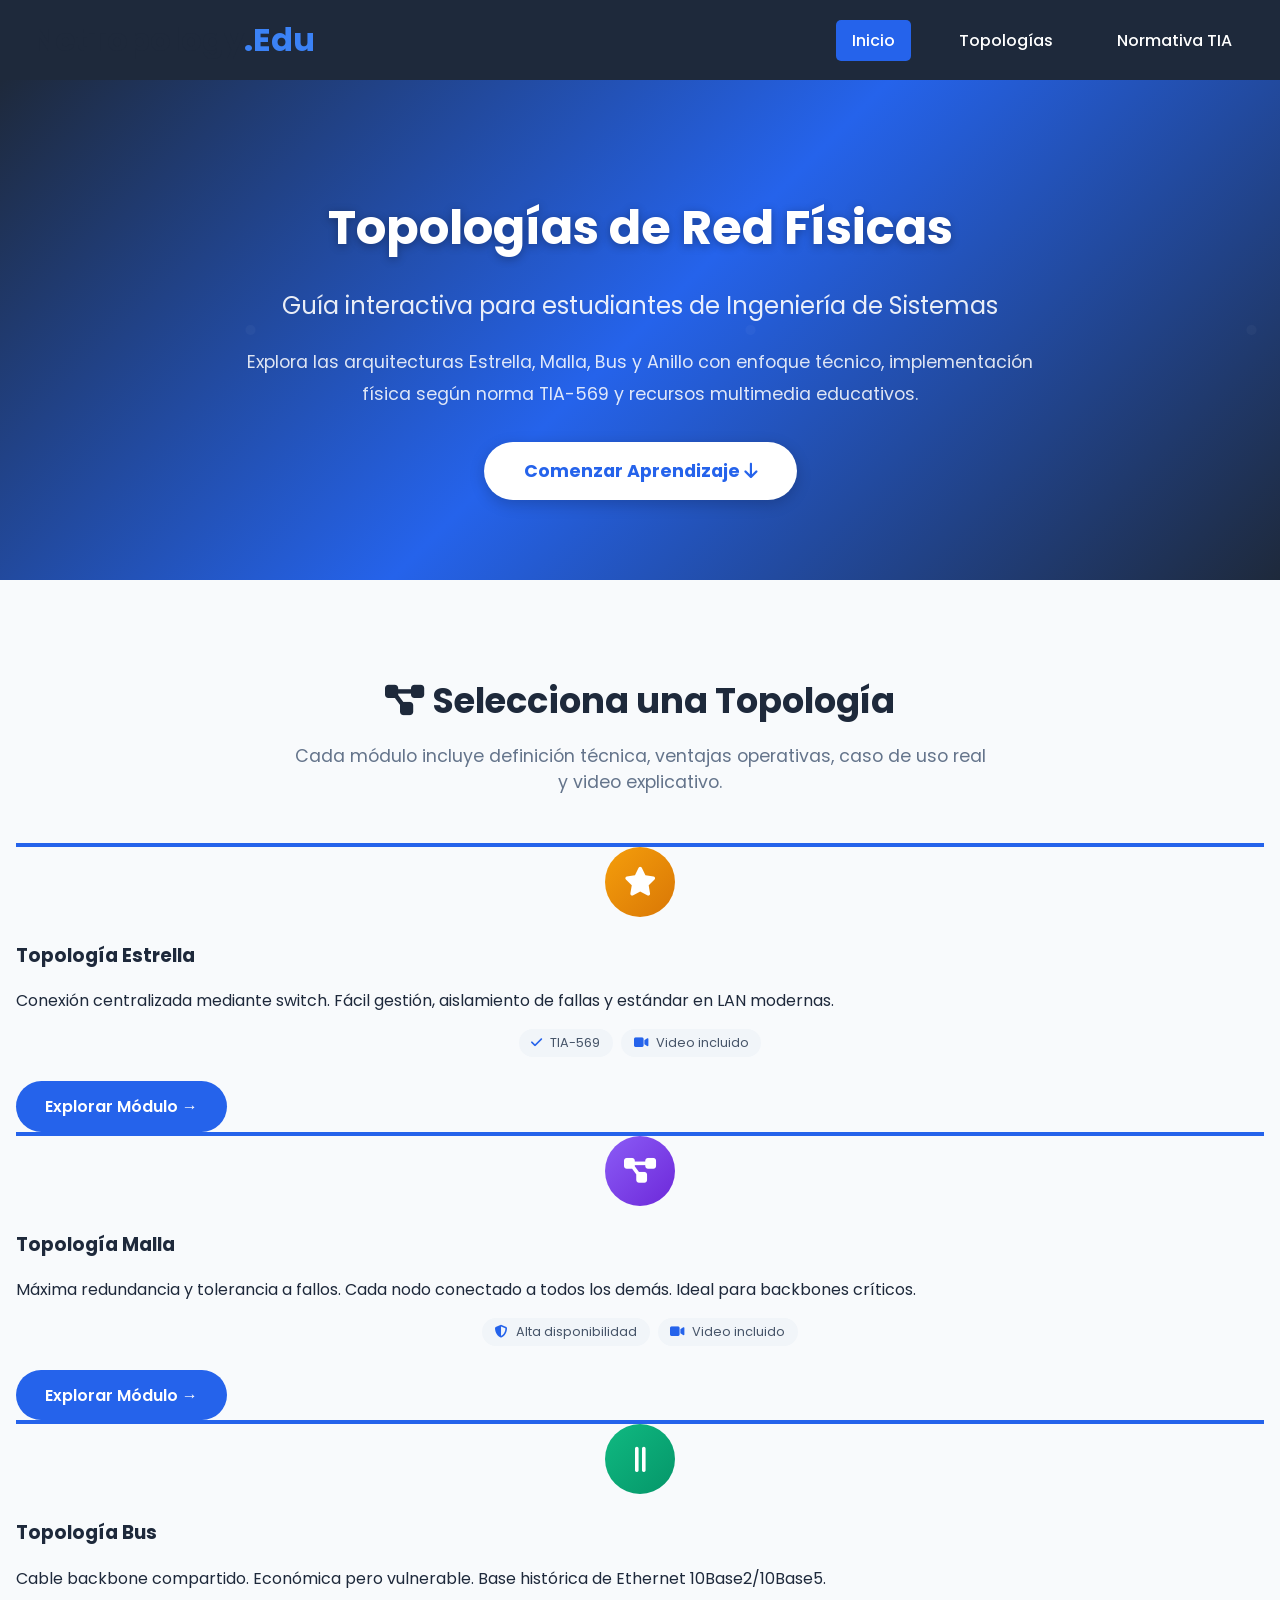
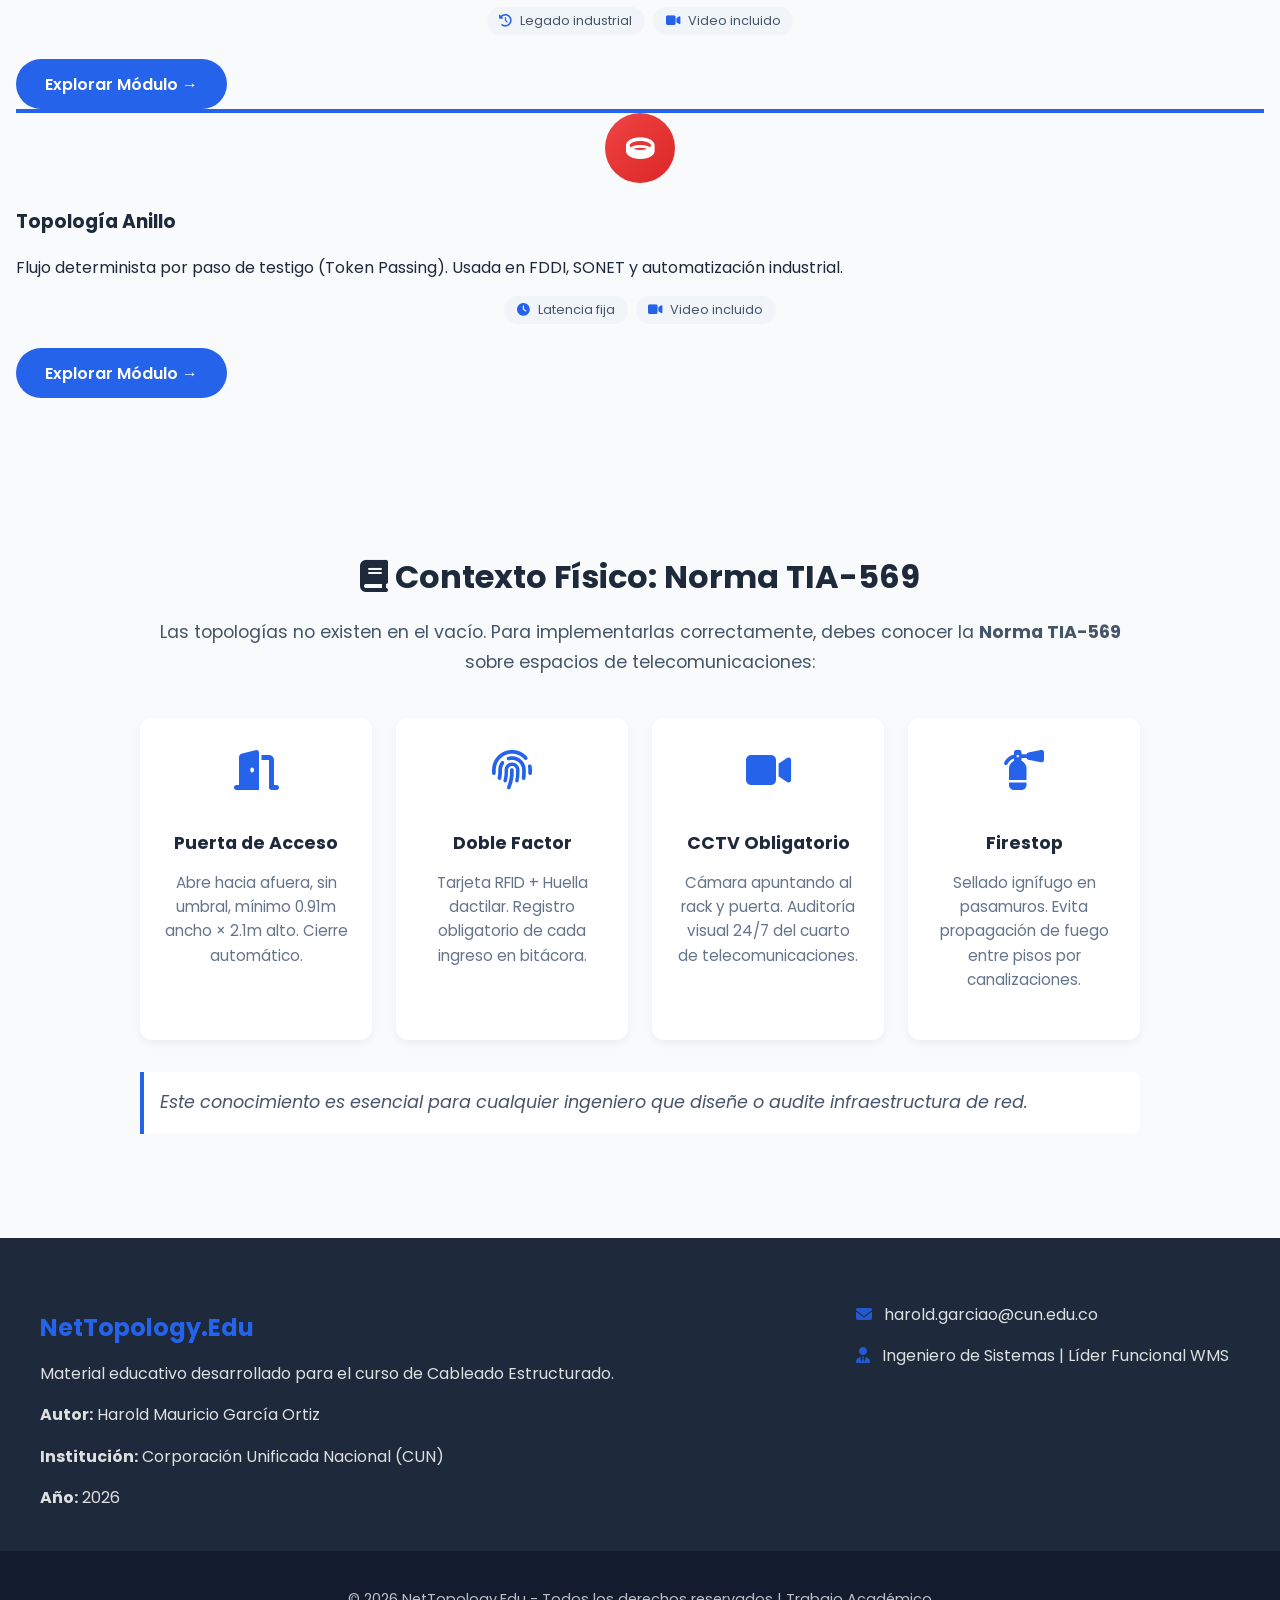
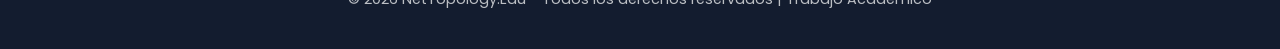
<file: index.html>
<!DOCTYPE html>
<html lang="es">
<head>
    <meta charset="UTF-8">
    <meta name="viewport" content="width=device-width, initial-scale=1.0">
    <title>Topologías de Red Físicas | NetTopology.Edu</title>
    <link rel="stylesheet" href="styles.css">
    <link href="https://fonts.googleapis.com/css2?family=Poppins:wght@300;500;700&display=swap" rel="stylesheet">
    <link rel="stylesheet" href="https://cdnjs.cloudflare.com/ajax/libs/font-awesome/6.4.0/css/all.min.css">
</head>
<body>

    <!-- Navegación Superior -->
    <nav class="top-nav">
        <div class="logo">NetTopology<span>.Edu</span></div>
        <div class="nav-links">
            <a href="#inicio" class="active">Inicio</a>
            <a href="#topologias">Topologías</a>
            <a href="#normativa">Normativa TIA</a>
        </div>
    </nav>

    <!-- Hero Section: Bienvenida Educativa -->
    <header id="inicio" class="hero-section">
        <div class="container hero-content">
            <h1>Topologías de Red Físicas</h1>
            <p class="hero-subtitle">Guía interactiva para estudiantes de Ingeniería de Sistemas</p>
            <p class="hero-desc">
                Explora las arquitecturas Estrella, Malla, Bus y Anillo con enfoque técnico, 
                implementación física según norma TIA-569 y recursos multimedia educativos.
            </p>
            <a href="#topologias" class="btn-primary">Comenzar Aprendizaje <i class="fas fa-arrow-down"></i></a>
        </div>
    </header>

    <!-- Sección de Topologías (Menú Interactivo) -->
    <section id="topologias" class="container section-padding">
        <div class="section-header">
            <h2><i class="fas fa-project-diagram"></i> Selecciona una Topología</h2>
            <p>Cada módulo incluye definición técnica, ventajas operativas, caso de uso real y video explicativo.</p>
        </div>

        <div class="menu-grid">
            <!-- Tarjeta Estrella -->
            <div class="card topology-card">
                <div class="card-icon star-icon"><i class="fas fa-star"></i></div>
                <h3>Topología Estrella</h3>
                <p>Conexión centralizada mediante switch. Fácil gestión, aislamiento de fallas y estándar en LAN modernas.</p>
                <ul class="card-tags">
                    <li><i class="fas fa-check"></i> TIA-569</li>
                    <li><i class="fas fa-video"></i> Video incluido</li>
                </ul>
                <a href="estrella.html" class="btn-detail">Explorar Módulo →</a>
            </div>

            <!-- Tarjeta Malla -->
            <div class="card topology-card">
                <div class="card-icon mesh-icon"><i class="fas fa-project-diagram"></i></div>
                <h3>Topología Malla</h3>
                <p>Máxima redundancia y tolerancia a fallos. Cada nodo conectado a todos los demás. Ideal para backbones críticos.</p>
                <ul class="card-tags">
                    <li><i class="fas fa-shield-alt"></i> Alta disponibilidad</li>
                    <li><i class="fas fa-video"></i> Video incluido</li>
                </ul>
                <a href="malla.html" class="btn-detail">Explorar Módulo →</a>
            </div>

            <!-- Tarjeta Bus -->
            <div class="card topology-card">
                <div class="card-icon bus-icon"><i class="fas fa-grip-lines-vertical"></i></div>
                <h3>Topología Bus</h3>
                <p>Cable backbone compartido. Económica pero vulnerable. Base histórica de Ethernet 10Base2/10Base5.</p>
                <ul class="card-tags">
                    <li><i class="fas fa-history"></i> Legado industrial</li>
                    <li><i class="fas fa-video"></i> Video incluido</li>
                </ul>
                <a href="bus.html" class="btn-detail">Explorar Módulo →</a>
            </div>

            <!-- Tarjeta Anillo -->
            <div class="card topology-card">
                <div class="card-icon ring-icon"><i class="fas fa-ring"></i></div>
                <h3>Topología Anillo</h3>
                <p>Flujo determinista por paso de testigo (Token Passing). Usada en FDDI, SONET y automatización industrial.</p>
                <ul class="card-tags">
                    <li><i class="fas fa-clock"></i> Latencia fija</li>
                    <li><i class="fas fa-video"></i> Video incluido</li>
                </ul>
                <a href="anillo.html" class="btn-detail">Explorar Módulo →</a>
            </div>
        </div>
    </section>

    <!-- Sección Normativa TIA-569 (Valor Agregado Educativo) -->
    <section id="normativa" class="normativa-section">
        <div class="container">
            <div class="normativa-content">
                <h2><i class="fas fa-book"></i> Contexto Físico: Norma TIA-569</h2>
                <p>
                    Las topologías no existen en el vacío. Para implementarlas correctamente, debes conocer la 
                    <strong>Norma TIA-569</strong> sobre espacios de telecomunicaciones:
                </p>
                <div class="normativa-grid">
                    <div class="norma-item">
                        <i class="fas fa-door-open"></i>
                        <h4>Puerta de Acceso</h4>
                        <p>Abre hacia afuera, sin umbral, mínimo 0.91m ancho × 2.1m alto. Cierre automático.</p>
                    </div>
                    <div class="norma-item">
                        <i class="fas fa-fingerprint"></i>
                        <h4>Doble Factor</h4>
                        <p>Tarjeta RFID + Huella dactilar. Registro obligatorio de cada ingreso en bitácora.</p>
                    </div>
                    <div class="norma-item">
                        <i class="fas fa-video"></i>
                        <h4>CCTV Obligatorio</h4>
                        <p>Cámara apuntando al rack y puerta. Auditoría visual 24/7 del cuarto de telecomunicaciones.</p>
                    </div>
                    <div class="norma-item">
                        <i class="fas fa-fire-extinguisher"></i>
                        <h4>Firestop</h4>
                        <p>Sellado ignífugo en pasamuros. Evita propagación de fuego entre pisos por canalizaciones.</p>
                    </div>
                </div>
                <p class="normativa-note">
                    <em>Este conocimiento es esencial para cualquier ingeniero que diseñe o audite infraestructura de red.</em>
                </p>
            </div>
        </div>
    </section>

    <!-- Footer -->
    <footer>
        <div class="container footer-content">
            <div class="footer-info">
                <h3>NetTopology.Edu</h3>
                <p>Material educativo desarrollado para el curso de Cableado Estructurado.</p>
                <p><strong>Autor:</strong> Harold Mauricio García Ortiz</p>
                <p><strong>Institución:</strong> Corporación Unificada Nacional (CUN)</p>
                <p><strong>Año:</strong> 2026</p>
            </div>
            <div class="footer-contact">
                <p><i class="fas fa-envelope"></i> harold.garciao@cun.edu.co</p>
                <p><i class="fas fa-user-tie"></i> Ingeniero de Sistemas | Líder Funcional WMS</p>
            </div>
        </div>
        <div class="footer-bottom">
            <p>© 2026 NetTopology.Edu - Todos los derechos reservados | Trabajo Académico</p>
        </div>
    </footer>

</body>
</html>
</file>
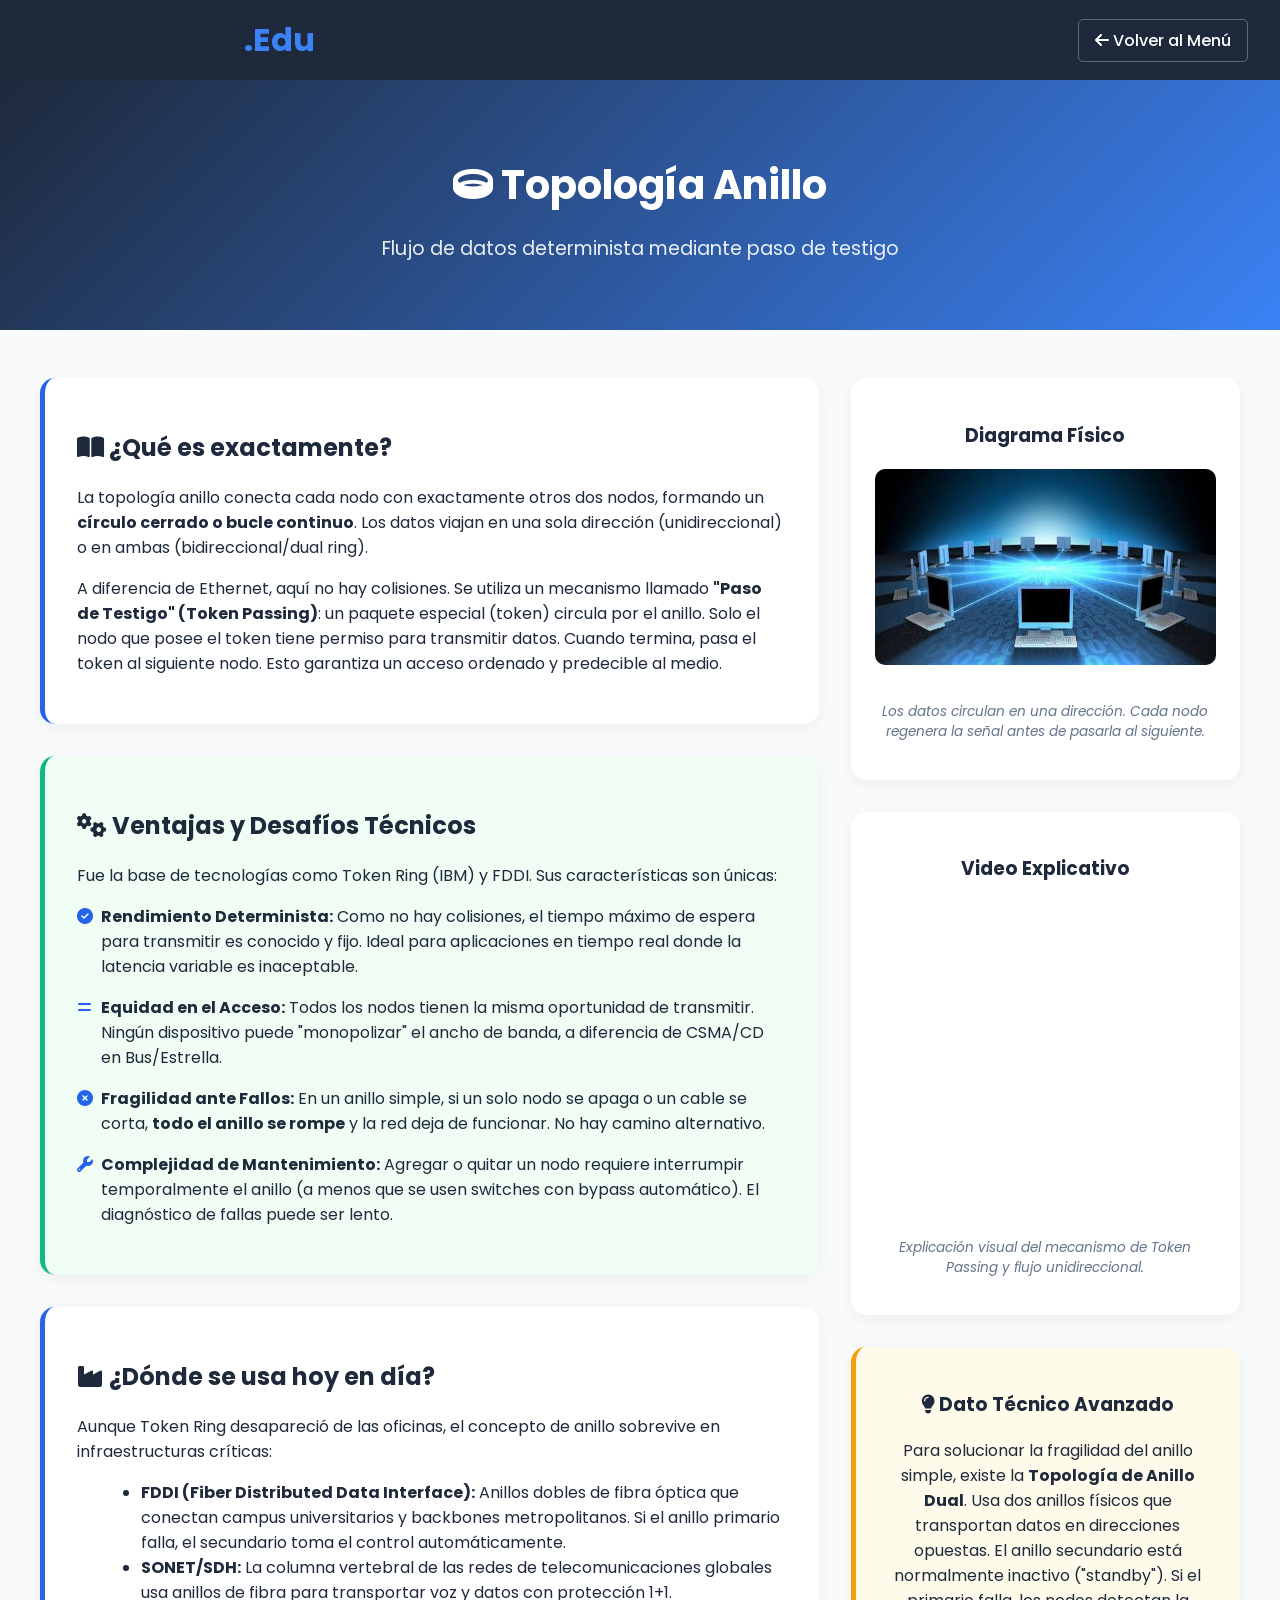
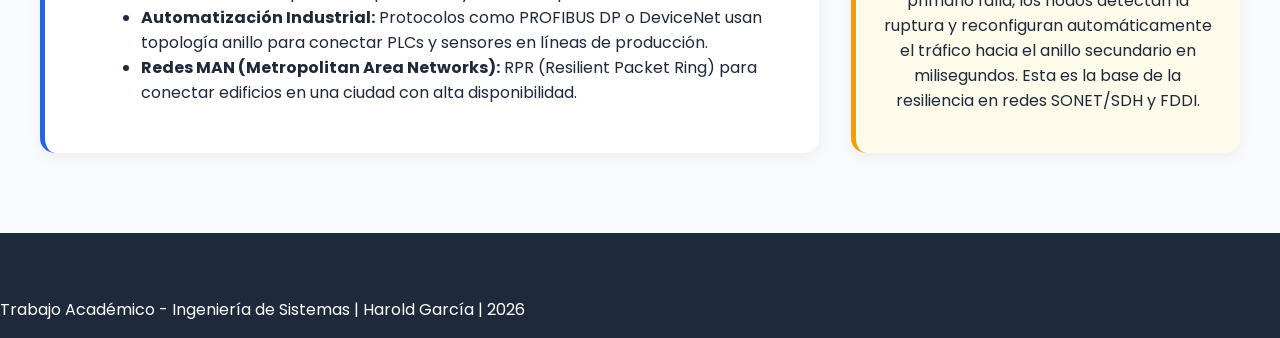
<file: anillo.html>
<!DOCTYPE html>
<html lang="es">
<head>
    <meta charset="UTF-8">
    <meta name="viewport" content="width=device-width, initial-scale=1.0">
    <title>Topología Anillo | NetTopology.Edu</title>
    <link rel="stylesheet" href="styles.css">
    <link href="https://fonts.googleapis.com/css2?family=Poppins:wght@300;500;700&display=swap" rel="stylesheet">
    <link rel="stylesheet" href="https://cdnjs.cloudflare.com/ajax/libs/font-awesome/6.4.0/css/all.min.css">
</head>
<body>

    <!-- Navegación Superior -->
    <nav class="top-nav">
        <div class="logo">NetTopology<span>.Edu</span></div>
        <a href="index.html" class="back-btn"><i class="fas fa-arrow-left"></i> Volver al Menú</a>
    </nav>

    <!-- Encabezado -->
    <header class="topic-header">
        <div class="container">
            <h1><i class="fas fa-ring"></i> Topología Anillo</h1>
            <p class="subtitle">Flujo de datos determinista mediante paso de testigo</p>
        </div>
    </header>

    <main class="container detail-layout">
        
        <!-- Columna Izquierda: Contenido Educativo -->
        <section class="content-column">
            
            <!-- 1. Definición Técnica -->
            <article class="edu-card">
                <h2><i class="fas fa-book-open"></i> ¿Qué es exactamente?</h2>
                <p>
                    La topología anillo conecta cada nodo con exactamente otros dos nodos, formando un <strong>círculo cerrado o bucle continuo</strong>. Los datos viajan en una sola dirección (unidireccional) o en ambas (bidireccional/dual ring).
                </p>
                <p>
                    A diferencia de Ethernet, aquí no hay colisiones. Se utiliza un mecanismo llamado <strong>"Paso de Testigo" (Token Passing)</strong>: un paquete especial (token) circula por el anillo. Solo el nodo que posee el token tiene permiso para transmitir datos. Cuando termina, pasa el token al siguiente nodo. Esto garantiza un acceso ordenado y predecible al medio.
                </p>
            </article>

            <!-- 2. Características Operativas -->
            <article class="edu-card highlight-card">
                <h2><i class="fas fa-cogs"></i> Ventajas y Desafíos Técnicos</h2>
                <p>Fue la base de tecnologías como Token Ring (IBM) y FDDI. Sus características son únicas:</p>
                <ul class="feature-list">
                    <li>
                        <strong><i class="fas fa-check-circle"></i> Rendimiento Determinista:</strong> 
                        Como no hay colisiones, el tiempo máximo de espera para transmitir es conocido y fijo. Ideal para aplicaciones en tiempo real donde la latencia variable es inaceptable.
                    </li>
                    <li>
                        <strong><i class="fas fa-equals"></i> Equidad en el Acceso:</strong> 
                        Todos los nodos tienen la misma oportunidad de transmitir. Ningún dispositivo puede "monopolizar" el ancho de banda, a diferencia de CSMA/CD en Bus/Estrella.
                    </li>
                    <li>
                        <strong><i class="fas fa-times-circle"></i> Fragilidad ante Fallos:</strong> 
                        En un anillo simple, si un solo nodo se apaga o un cable se corta, <strong>todo el anillo se rompe</strong> y la red deja de funcionar. No hay camino alternativo.
                    </li>
                    <li>
                        <strong><i class="fas fa-wrench"></i> Complejidad de Mantenimiento:</strong> 
                        Agregar o quitar un nodo requiere interrumpir temporalmente el anillo (a menos que se usen switches con bypass automático). El diagnóstico de fallas puede ser lento.
                    </li>
                </ul>
            </article>

            <!-- 3. Caso de Uso Real -->
            <article class="edu-card">
                <h2><i class="fas fa-industry"></i> ¿Dónde se usa hoy en día?</h2>
                <p>
                    Aunque Token Ring desapareció de las oficinas, el concepto de anillo sobrevive en infraestructuras críticas:
                </p>
                <ul style="margin-left: 1.5rem;">
                    <li><strong>FDDI (Fiber Distributed Data Interface):</strong> Anillos dobles de fibra óptica que conectan campus universitarios y backbones metropolitanos. Si el anillo primario falla, el secundario toma el control automáticamente.</li>
                    <li><strong>SONET/SDH:</strong> La columna vertebral de las redes de telecomunicaciones globales usa anillos de fibra para transportar voz y datos con protección 1+1.</li>
                    <li><strong>Automatización Industrial:</strong> Protocolos como PROFIBUS DP o DeviceNet usan topología anillo para conectar PLCs y sensores en líneas de producción.</li>
                    <li><strong>Redes MAN (Metropolitan Area Networks):</strong> RPR (Resilient Packet Ring) para conectar edificios en una ciudad con alta disponibilidad.</li>
                </ul>
            </article>

        </section>

        <!-- Columna Derecha: Visual y Video -->
        <aside class="media-column">
            
            <!-- Diagrama Principal -->
            <div class="media-card">
                <h3>Diagrama Físico</h3>
                <img src="anillo.png" alt="Diagrama Topología Anillo" class="main-diagram">
                <p class="caption">Los datos circulan en una dirección. Cada nodo regenera la señal antes de pasarla al siguiente.</p>
            </div>

            <!-- Video Explicativo -->
            <div class="media-card video-container">
                <h3>Video Explicativo</h3>
                <iframe 
                    width="100%" 
                    height="315" 
                    src="https://www.youtube.com/embed/jVjg7EkhrGU" 
                    title="Topología Anillo Explicada - Paso de Testigo" 
                    frameborder="0" 
                    allow="accelerometer; autoplay; clipboard-write; encrypted-media; gyroscope; picture-in-picture" 
                    allowfullscreen>
                </iframe>
                <p class="caption">Explicación visual del mecanismo de Token Passing y flujo unidireccional.</p>
            </div>

            <!-- Dato Técnico Pro -->
            <div class="media-card fun-fact">
                <h3><i class="fas fa-lightbulb"></i> Dato Técnico Avanzado</h3>
                <p>
                    Para solucionar la fragilidad del anillo simple, existe la <strong>Topología de Anillo Dual</strong>. Usa dos anillos físicos que transportan datos en direcciones opuestas. El anillo secundario está normalmente inactivo ("standby"). Si el primario falla, los nodos detectan la ruptura y reconfiguran automáticamente el tráfico hacia el anillo secundario en milisegundos. Esta es la base de la resiliencia en redes SONET/SDH y FDDI.
                </p>
            </div>

        </aside>

    </main>

    <footer>
        <p>Trabajo Académico - Ingeniería de Sistemas | Harold García | 2026</p>
    </footer>

</body>
</html>
</file>
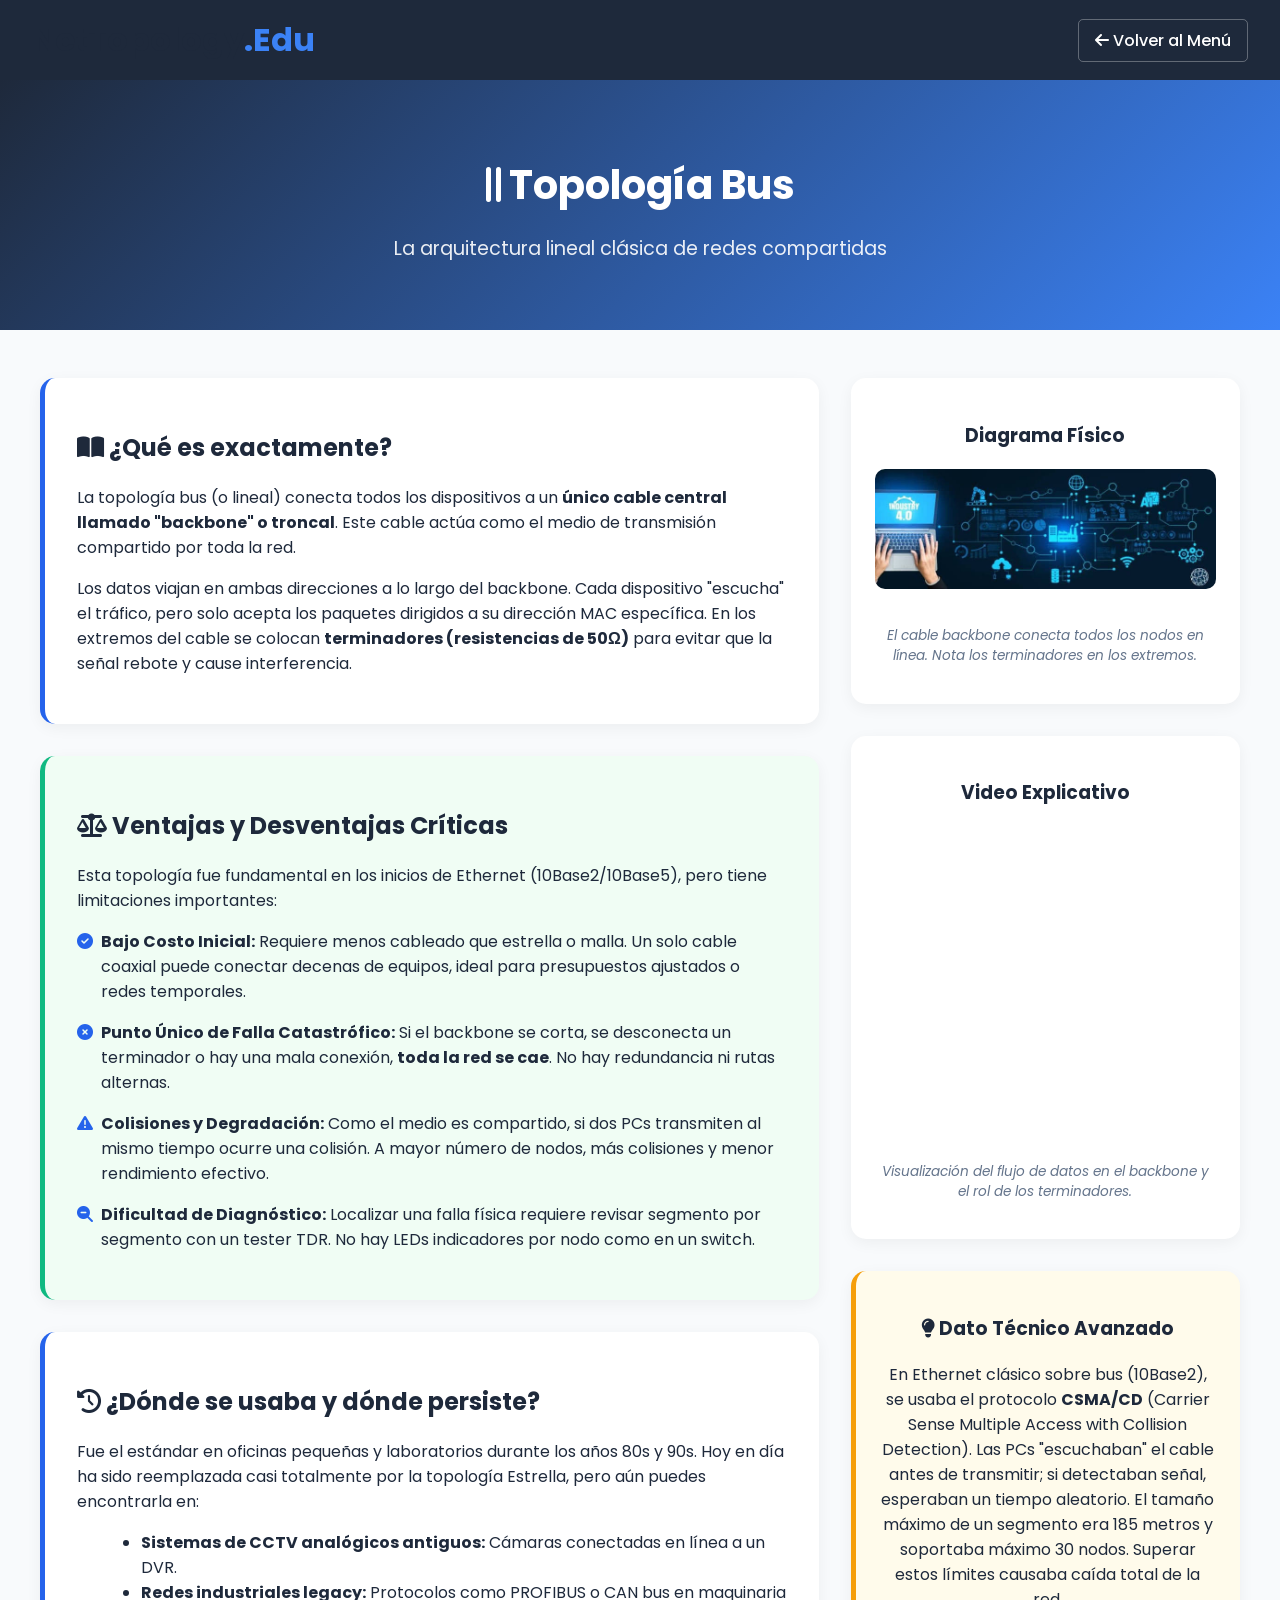
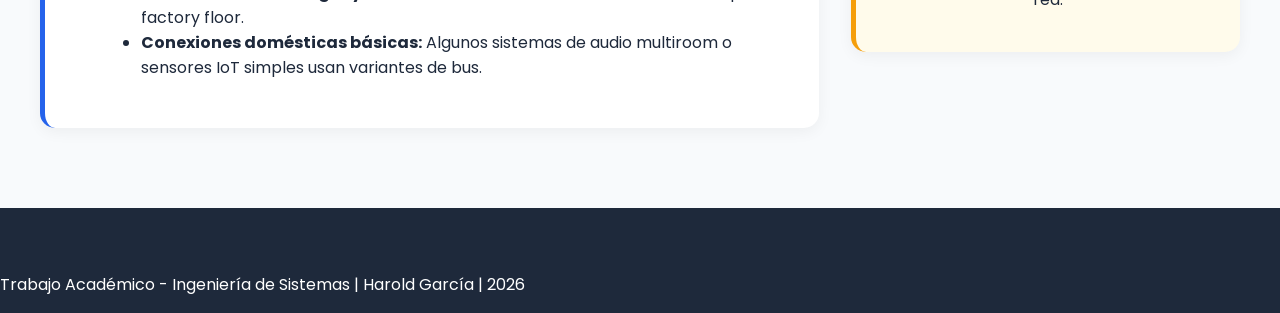
<file: bus.html>
<!DOCTYPE html>
<html lang="es">
<head>
    <meta charset="UTF-8">
    <meta name="viewport" content="width=device-width, initial-scale=1.0">
    <title>Topología Bus | NetTopology.Edu</title>
    <link rel="stylesheet" href="styles.css">
    <link href="https://fonts.googleapis.com/css2?family=Poppins:wght@300;500;700&display=swap" rel="stylesheet">
    <link rel="stylesheet" href="https://cdnjs.cloudflare.com/ajax/libs/font-awesome/6.4.0/css/all.min.css">
</head>
<body>

    <!-- Navegación Superior -->
    <nav class="top-nav">
        <div class="logo">NetTopology<span>.Edu</span></div>
        <a href="index.html" class="back-btn"><i class="fas fa-arrow-left"></i> Volver al Menú</a>
    </nav>

    <!-- Encabezado -->
    <header class="topic-header">
        <div class="container">
            <h1><i class="fas fa-grip-lines-vertical"></i> Topología Bus</h1>
            <p class="subtitle">La arquitectura lineal clásica de redes compartidas</p>
        </div>
    </header>

    <main class="container detail-layout">
        
        <!-- Columna Izquierda: Contenido Educativo -->
        <section class="content-column">
            
            <!-- 1. Definición Técnica -->
            <article class="edu-card">
                <h2><i class="fas fa-book-open"></i> ¿Qué es exactamente?</h2>
                <p>
                    La topología bus (o lineal) conecta todos los dispositivos a un <strong>único cable central llamado "backbone" o troncal</strong>. Este cable actúa como el medio de transmisión compartido por toda la red.
                </p>
                <p>
                    Los datos viajan en ambas direcciones a lo largo del backbone. Cada dispositivo "escucha" el tráfico, pero solo acepta los paquetes dirigidos a su dirección MAC específica. En los extremos del cable se colocan <strong>terminadores (resistencias de 50Ω)</strong> para evitar que la señal rebote y cause interferencia.
                </p>
            </article>

            <!-- 2. Características Operativas -->
            <article class="edu-card highlight-card">
                <h2><i class="fas fa-balance-scale"></i> Ventajas y Desventajas Críticas</h2>
                <p>Esta topología fue fundamental en los inicios de Ethernet (10Base2/10Base5), pero tiene limitaciones importantes:</p>
                <ul class="feature-list">
                    <li>
                        <strong><i class="fas fa-check-circle"></i> Bajo Costo Inicial:</strong> 
                        Requiere menos cableado que estrella o malla. Un solo cable coaxial puede conectar decenas de equipos, ideal para presupuestos ajustados o redes temporales.
                    </li>
                    <li>
                        <strong><i class="fas fa-times-circle"></i> Punto Único de Falla Catastrófico:</strong> 
                        Si el backbone se corta, se desconecta un terminador o hay una mala conexión, <strong>toda la red se cae</strong>. No hay redundancia ni rutas alternas.
                    </li>
                    <li>
                        <strong><i class="fas fa-exclamation-triangle"></i> Colisiones y Degradación:</strong> 
                        Como el medio es compartido, si dos PCs transmiten al mismo tiempo ocurre una colisión. A mayor número de nodos, más colisiones y menor rendimiento efectivo.
                    </li>
                    <li>
                        <strong><i class="fas fa-search-minus"></i> Dificultad de Diagnóstico:</strong> 
                        Localizar una falla física requiere revisar segmento por segmento con un tester TDR. No hay LEDs indicadores por nodo como en un switch.
                    </li>
                </ul>
            </article>

            <!-- 3. Caso de Uso Real -->
            <article class="edu-card">
                <h2><i class="fas fa-history"></i> ¿Dónde se usaba y dónde persiste?</h2>
                <p>
                    Fue el estándar en oficinas pequeñas y laboratorios durante los años 80s y 90s. Hoy en día ha sido reemplazada casi totalmente por la topología Estrella, pero aún puedes encontrarla en:
                </p>
                <ul style="margin-left: 1.5rem;">
                    <li><strong>Sistemas de CCTV analógicos antiguos:</strong> Cámaras conectadas en línea a un DVR.</li>
                    <li><strong>Redes industriales legacy:</strong> Protocolos como PROFIBUS o CAN bus en maquinaria factory floor.</li>
                    <li><strong>Conexiones domésticas básicas:</strong> Algunos sistemas de audio multiroom o sensores IoT simples usan variantes de bus.</li>
                </ul>
            </article>

        </section>

        <!-- Columna Derecha: Visual y Video -->
        <aside class="media-column">
            
            <!-- Diagrama Principal -->
            <div class="media-card">
                <h3>Diagrama Físico</h3>
                <img src="bus.png" alt="Diagrama Topología Bus" class="main-diagram">
                <p class="caption">El cable backbone conecta todos los nodos en línea. Nota los terminadores en los extremos.</p>
            </div>

            <!-- Video Explicativo -->
            <div class="media-card video-container">
                <h3>Video Explicativo</h3>
                <iframe 
                    width="100%" 
                    height="315" 
                    src="https://www.youtube.com/embed/gdseDA_fMyk" 
                    title="Topología Bus Explicada - Redes" 
                    frameborder="0" 
                    allow="accelerometer; autoplay; clipboard-write; encrypted-media; gyroscope; picture-in-picture" 
                    allowfullscreen>
                </iframe>
                <p class="caption">Visualización del flujo de datos en el backbone y el rol de los terminadores.</p>
            </div>

            <!-- Dato Técnico Pro -->
            <div class="media-card fun-fact">
                <h3><i class="fas fa-lightbulb"></i> Dato Técnico Avanzado</h3>
                <p>
                    En Ethernet clásico sobre bus (10Base2), se usaba el protocolo <strong>CSMA/CD</strong> (Carrier Sense Multiple Access with Collision Detection). Las PCs "escuchaban" el cable antes de transmitir; si detectaban señal, esperaban un tiempo aleatorio. El tamaño máximo de un segmento era 185 metros y soportaba máximo 30 nodos. Superar estos límites causaba caída total de la red.
                </p>
            </div>

        </aside>

    </main>

    <footer>
        <p>Trabajo Académico - Ingeniería de Sistemas | Harold García | 2026</p>
    </footer>

</body>
</html>
</file>
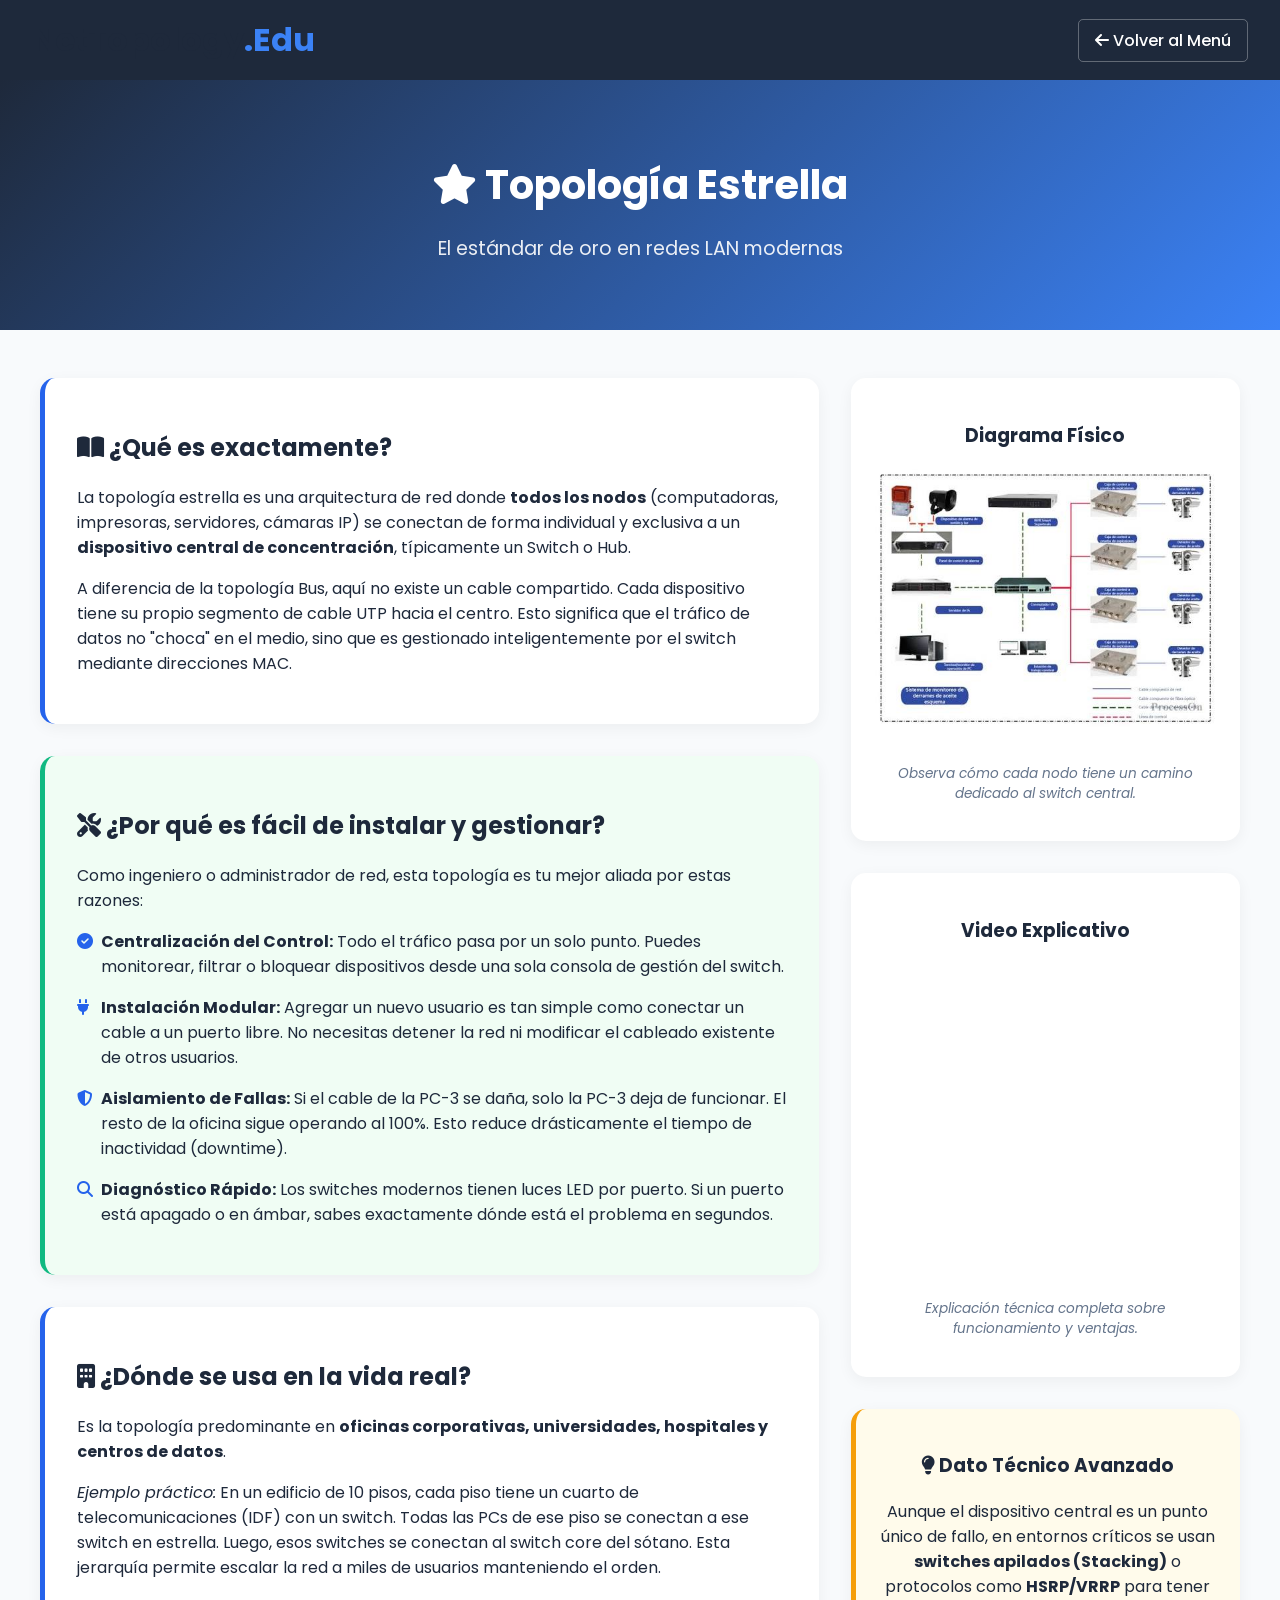
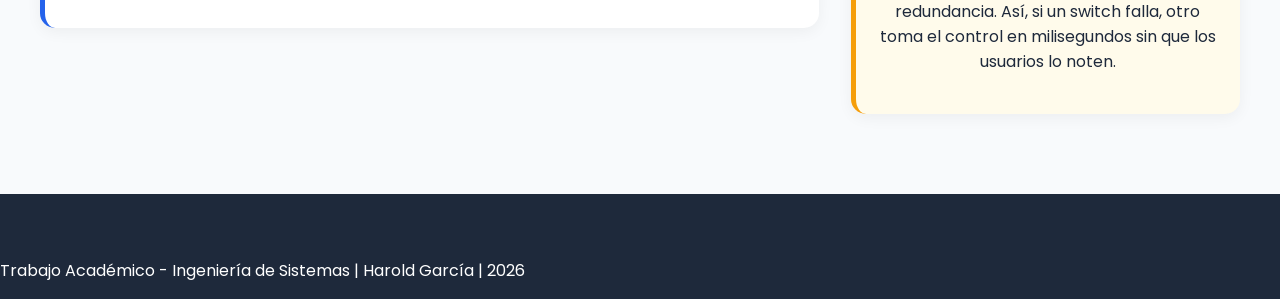
<file: estrella.html>
<!DOCTYPE html>
<html lang="es">
<head>
    <meta charset="UTF-8">
    <meta name="viewport" content="width=device-width, initial-scale=1.0">
    <title>Topología Estrella | NetTopology.Edu</title>
    <link rel="stylesheet" href="styles.css">
    <link href="https://fonts.googleapis.com/css2?family=Poppins:wght@300;500;700&display=swap" rel="stylesheet">
    <link rel="stylesheet" href="https://cdnjs.cloudflare.com/ajax/libs/font-awesome/6.4.0/css/all.min.css">
</head>
<body>

    <!-- Navegación Superior -->
    <nav class="top-nav">
        <div class="logo">NetTopology<span>.Edu</span></div>
        <a href="index.html" class="back-btn"><i class="fas fa-arrow-left"></i> Volver al Menú</a>
    </nav>

    <!-- Encabezado -->
    <header class="topic-header">
        <div class="container">
            <h1><i class="fas fa-star"></i> Topología Estrella</h1>
            <p class="subtitle">El estándar de oro en redes LAN modernas</p>
        </div>
    </header>

    <main class="container detail-layout">
        
        <!-- Columna Izquierda: Contenido Educativo -->
        <section class="content-column">
            
            <!-- 1. Definición Técnica -->
            <article class="edu-card">
                <h2><i class="fas fa-book-open"></i> ¿Qué es exactamente?</h2>
                <p>
                    La topología estrella es una arquitectura de red donde <strong>todos los nodos</strong> (computadoras, impresoras, servidores, cámaras IP) se conectan de forma individual y exclusiva a un <strong>dispositivo central de concentración</strong>, típicamente un Switch o Hub.
                </p>
                <p>
                    A diferencia de la topología Bus, aquí no existe un cable compartido. Cada dispositivo tiene su propio segmento de cable UTP hacia el centro. Esto significa que el tráfico de datos no "choca" en el medio, sino que es gestionado inteligentemente por el switch mediante direcciones MAC.
                </p>
            </article>

            <!-- 2. Ventajas Operativas (Punto clave del profe) -->
            <article class="edu-card highlight-card">
                <h2><i class="fas fa-tools"></i> ¿Por qué es fácil de instalar y gestionar?</h2>
                <p>Como ingeniero o administrador de red, esta topología es tu mejor aliada por estas razones:</p>
                <ul class="feature-list">
                    <li>
                        <strong><i class="fas fa-check-circle"></i> Centralización del Control:</strong> 
                        Todo el tráfico pasa por un solo punto. Puedes monitorear, filtrar o bloquear dispositivos desde una sola consola de gestión del switch.
                    </li>
                    <li>
                        <strong><i class="fas fa-plug"></i> Instalación Modular:</strong> 
                        Agregar un nuevo usuario es tan simple como conectar un cable a un puerto libre. No necesitas detener la red ni modificar el cableado existente de otros usuarios.
                    </li>
                    <li>
                        <strong><i class="fas fa-shield-alt"></i> Aislamiento de Fallas:</strong> 
                        Si el cable de la PC-3 se daña, solo la PC-3 deja de funcionar. El resto de la oficina sigue operando al 100%. Esto reduce drásticamente el tiempo de inactividad (downtime).
                    </li>
                    <li>
                        <strong><i class="fas fa-search"></i> Diagnóstico Rápido:</strong> 
                        Los switches modernos tienen luces LED por puerto. Si un puerto está apagado o en ámbar, sabes exactamente dónde está el problema en segundos.
                    </li>
                </ul>
            </article>

            <!-- 3. Caso de Uso Real -->
            <article class="edu-card">
                <h2><i class="fas fa-building"></i> ¿Dónde se usa en la vida real?</h2>
                <p>
                    Es la topología predominante en <strong>oficinas corporativas, universidades, hospitales y centros de datos</strong>. 
                </p>
                <p>
                    <em>Ejemplo práctico:</em> En un edificio de 10 pisos, cada piso tiene un cuarto de telecomunicaciones (IDF) con un switch. Todas las PCs de ese piso se conectan a ese switch en estrella. Luego, esos switches se conectan al switch core del sótano. Esta jerarquía permite escalar la red a miles de usuarios manteniendo el orden.
                </p>
            </article>

        </section>

        <!-- Columna Derecha: Visual y Video -->
        <aside class="media-column">
            
            <!-- Diagrama Principal -->
            <div class="media-card">
                <h3>Diagrama Físico</h3>
                <img src="estrella.png" alt="Diagrama Topología Estrella" class="main-diagram">
                <p class="caption">Observa cómo cada nodo tiene un camino dedicado al switch central.</p>
            </div>

            <!-- Video Explicativo (TU VIDEO YA INTEGRADO) -->
            <div class="media-card video-container">
                <h3>Video Explicativo</h3>
                <iframe 
                    width="100%" 
                    height="315" 
                    src="https://www.youtube.com/embed/ymNuOHV7qx0" 
                    title="Topología Estrella Explicada - Redes LAN" 
                    frameborder="0" 
                    allow="accelerometer; autoplay; clipboard-write; encrypted-media; gyroscope; picture-in-picture" 
                    allowfullscreen>
                </iframe>
                <p class="caption">Explicación técnica completa sobre funcionamiento y ventajas.</p>
            </div>

            <!-- Dato Técnico Pro -->
            <div class="media-card fun-fact">
                <h3><i class="fas fa-lightbulb"></i> Dato Técnico Avanzado</h3>
                <p>
                    Aunque el dispositivo central es un punto único de fallo, en entornos críticos se usan <strong>switches apilados (Stacking)</strong> o protocolos como <strong>HSRP/VRRP</strong> para tener redundancia. Así, si un switch falla, otro toma el control en milisegundos sin que los usuarios lo noten.
                </p>
            </div>

        </aside>

    </main>

    <footer>
        <p>Trabajo Académico - Ingeniería de Sistemas | Harold García | 2026</p>
    </footer>

</body>
</html>
</file>
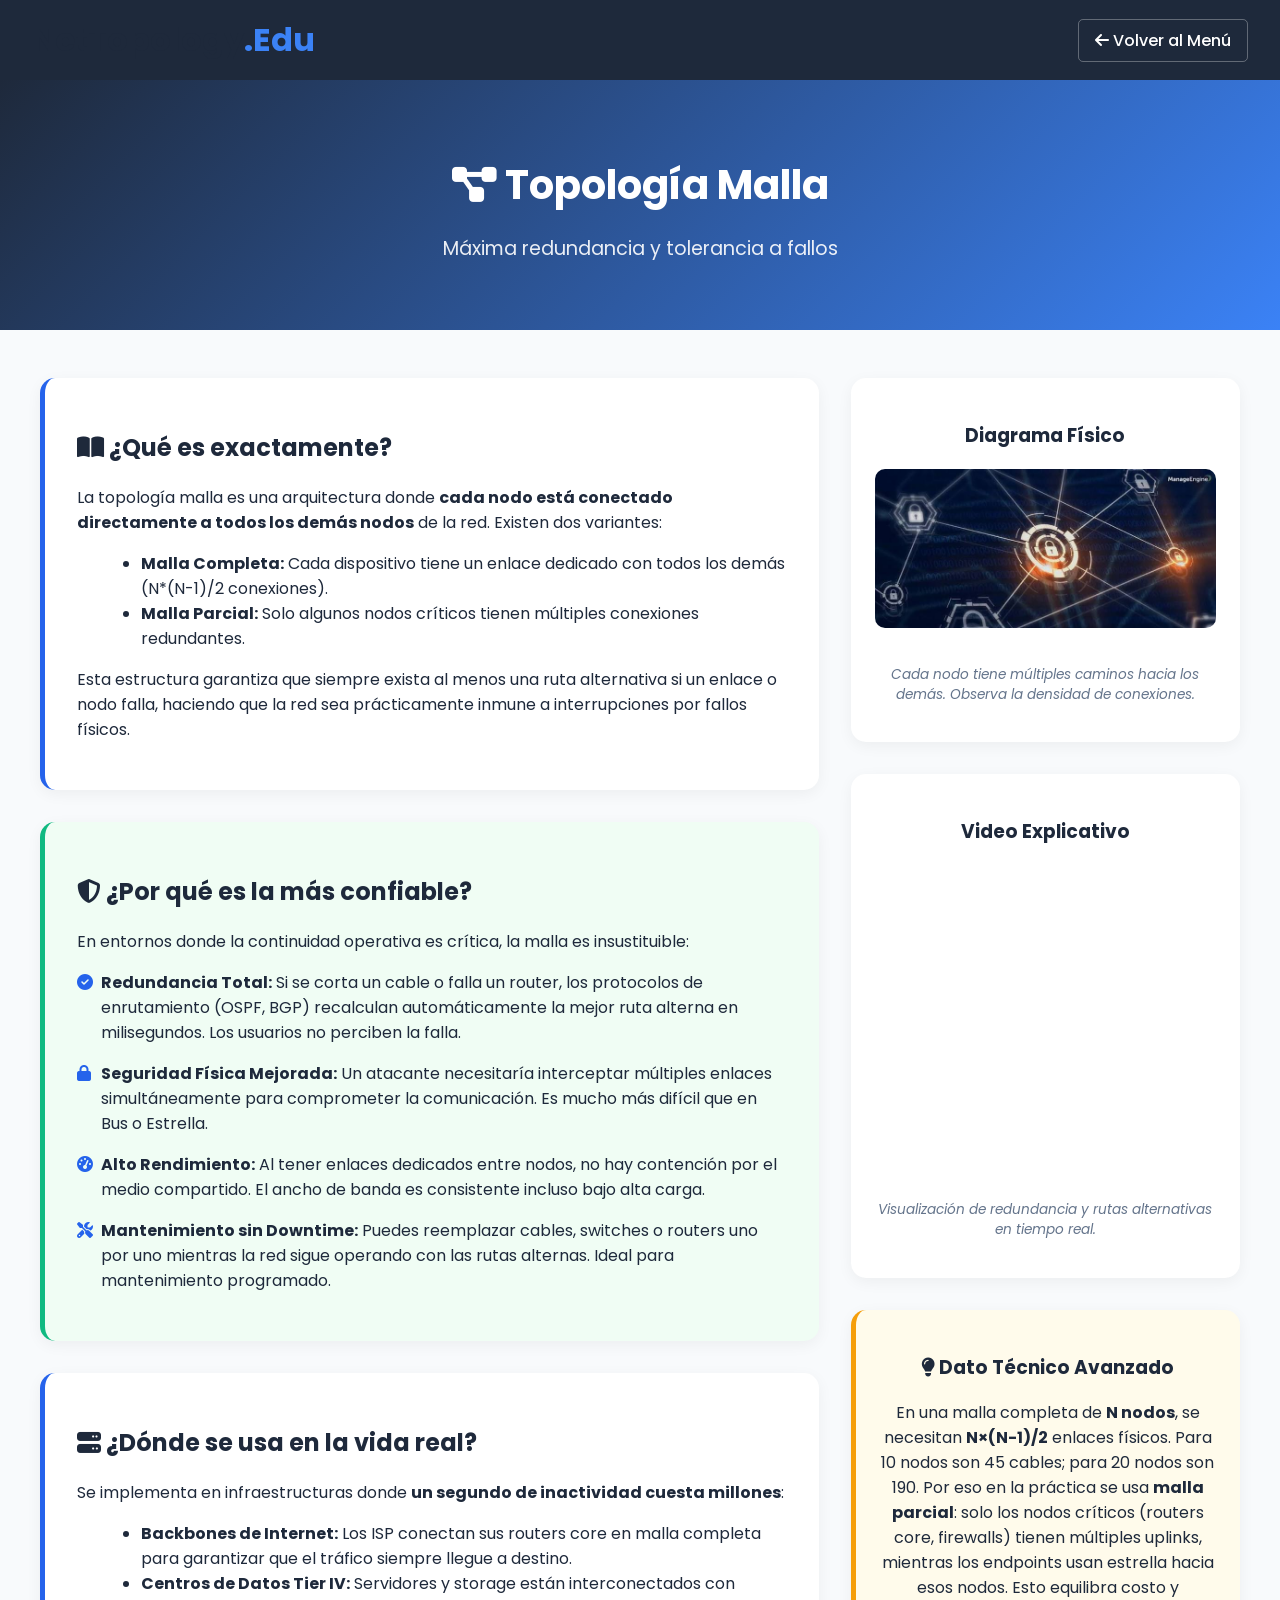
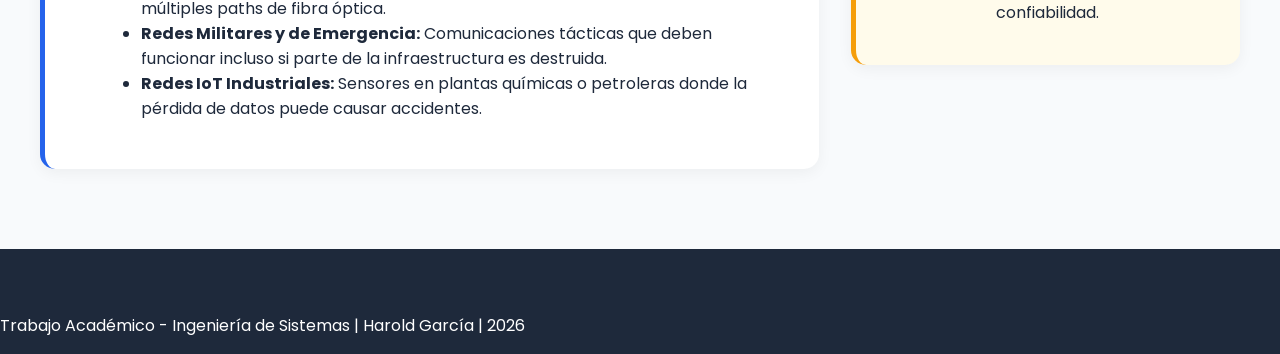
<file: malla.html>
<!DOCTYPE html>
<html lang="es">
<head>
    <meta charset="UTF-8">
    <meta name="viewport" content="width=device-width, initial-scale=1.0">
    <title>Topología Malla | NetTopology.Edu</title>
    <link rel="stylesheet" href="styles.css">
    <link href="https://fonts.googleapis.com/css2?family=Poppins:wght@300;500;700&display=swap" rel="stylesheet">
    <link rel="stylesheet" href="https://cdnjs.cloudflare.com/ajax/libs/font-awesome/6.4.0/css/all.min.css">
</head>
<body>

    <!-- Navegación Superior -->
    <nav class="top-nav">
        <div class="logo">NetTopology<span>.Edu</span></div>
        <a href="index.html" class="back-btn"><i class="fas fa-arrow-left"></i> Volver al Menú</a>
    </nav>

    <!-- Encabezado -->
    <header class="topic-header">
        <div class="container">
            <h1><i class="fas fa-project-diagram"></i> Topología Malla</h1>
            <p class="subtitle">Máxima redundancia y tolerancia a fallos</p>
        </div>
    </header>

    <main class="container detail-layout">
        
        <!-- Columna Izquierda: Contenido Educativo -->
        <section class="content-column">
            
            <!-- 1. Definición Técnica -->
            <article class="edu-card">
                <h2><i class="fas fa-book-open"></i> ¿Qué es exactamente?</h2>
                <p>
                    La topología malla es una arquitectura donde <strong>cada nodo está conectado directamente a todos los demás nodos</strong> de la red. Existen dos variantes:
                </p>
                <ul style="margin-left: 1.5rem; margin-bottom: 1rem;">
                    <li><strong>Malla Completa:</strong> Cada dispositivo tiene un enlace dedicado con todos los demás (N*(N-1)/2 conexiones).</li>
                    <li><strong>Malla Parcial:</strong> Solo algunos nodos críticos tienen múltiples conexiones redundantes.</li>
                </ul>
                <p>
                    Esta estructura garantiza que siempre exista al menos una ruta alternativa si un enlace o nodo falla, haciendo que la red sea prácticamente inmune a interrupciones por fallos físicos.
                </p>
            </article>

            <!-- 2. Ventajas Operativas -->
            <article class="edu-card highlight-card">
                <h2><i class="fas fa-shield-alt"></i> ¿Por qué es la más confiable?</h2>
                <p>En entornos donde la continuidad operativa es crítica, la malla es insustituible:</p>
                <ul class="feature-list">
                    <li>
                        <strong><i class="fas fa-check-circle"></i> Redundancia Total:</strong> 
                        Si se corta un cable o falla un router, los protocolos de enrutamiento (OSPF, BGP) recalculan automáticamente la mejor ruta alterna en milisegundos. Los usuarios no perciben la falla.
                    </li>
                    <li>
                        <strong><i class="fas fa-lock"></i> Seguridad Física Mejorada:</strong> 
                        Un atacante necesitaría interceptar múltiples enlaces simultáneamente para comprometer la comunicación. Es mucho más difícil que en Bus o Estrella.
                    </li>
                    <li>
                        <strong><i class="fas fa-tachometer-alt"></i> Alto Rendimiento:</strong> 
                        Al tener enlaces dedicados entre nodos, no hay contención por el medio compartido. El ancho de banda es consistente incluso bajo alta carga.
                    </li>
                    <li>
                        <strong><i class="fas fa-tools"></i> Mantenimiento sin Downtime:</strong> 
                        Puedes reemplazar cables, switches o routers uno por uno mientras la red sigue operando con las rutas alternas. Ideal para mantenimiento programado.
                    </li>
                </ul>
            </article>

            <!-- 3. Caso de Uso Real -->
            <article class="edu-card">
                <h2><i class="fas fa-server"></i> ¿Dónde se usa en la vida real?</h2>
                <p>
                    Se implementa en infraestructuras donde <strong>un segundo de inactividad cuesta millones</strong>:
                </p>
                <ul style="margin-left: 1.5rem;">
                    <li><strong>Backbones de Internet:</strong> Los ISP conectan sus routers core en malla completa para garantizar que el tráfico siempre llegue a destino.</li>
                    <li><strong>Centros de Datos Tier IV:</strong> Servidores y storage están interconectados con múltiples paths de fibra óptica.</li>
                    <li><strong>Redes Militares y de Emergencia:</strong> Comunicaciones tácticas que deben funcionar incluso si parte de la infraestructura es destruida.</li>
                    <li><strong>Redes IoT Industriales:</strong> Sensores en plantas químicas o petroleras donde la pérdida de datos puede causar accidentes.</li>
                </ul>
            </article>

        </section>

        <!-- Columna Derecha: Visual y Video -->
        <aside class="media-column">
            
            <!-- Diagrama Principal -->
            <div class="media-card">
                <h3>Diagrama Físico</h3>
                <img src="malla.png" alt="Diagrama Topología Malla" class="main-diagram">
                <p class="caption">Cada nodo tiene múltiples caminos hacia los demás. Observa la densidad de conexiones.</p>
            </div>

            <!-- Video Explicativo -->
            <div class="media-card video-container">
                <h3>Video Explicativo</h3>
                <iframe 
                    width="100%" 
                    height="315" 
                    src="https://www.youtube.com/embed/SBjcPuYWpHA" 
                    title="Topología Malla Explicada - Redes" 
                    frameborder="0" 
                    allow="accelerometer; autoplay; clipboard-write; encrypted-media; gyroscope; picture-in-picture" 
                    allowfullscreen>
                </iframe>
                <p class="caption">Visualización de redundancia y rutas alternativas en tiempo real.</p>
            </div>

            <!-- Dato Técnico Pro -->
            <div class="media-card fun-fact">
                <h3><i class="fas fa-lightbulb"></i> Dato Técnico Avanzado</h3>
                <p>
                    En una malla completa de <strong>N nodos</strong>, se necesitan <strong>N×(N-1)/2</strong> enlaces físicos. Para 10 nodos son 45 cables; para 20 nodos son 190. Por eso en la práctica se usa <strong>malla parcial</strong>: solo los nodos críticos (routers core, firewalls) tienen múltiples uplinks, mientras los endpoints usan estrella hacia esos nodos. Esto equilibra costo y confiabilidad.
                </p>
            </div>

        </aside>

    </main>

    <footer>
        <p>Trabajo Académico - Ingeniería de Sistemas | Harold García | 2026</p>
    </footer>

</body>
</html>
</file>
<file: styles.css>
:root {
    --primary: #2563eb;
    --dark: #1e293b;
    --light: #f8fafc;
    --accent: #3b82f6;
}

body {
    font-family: 'Poppins', sans-serif;
    margin: 0;
    background-color: var(--light);
    color: var(--dark);
    display: flex;
    flex-direction: column;
    min-height: 100vh;
}

header {
    background: var(--dark);
    color: white;
    padding: 2rem;
    text-align: center;
}

.logo { font-size: 2rem; font-weight: 700; }
.logo span { color: var(--accent); }

.topology-nav {
    display: flex;
    justify-content: center;
    gap: 1rem;
    padding: 2rem;
    flex-wrap: wrap;
}

.nav-btn {
    padding: 1rem 2rem;
    border: none;
    border-radius: 50px;
    background: white;
    box-shadow: 0 4px 6px rgba(0,0,0,0.1);
    cursor: pointer;
    font-weight: 500;
    transition: all 0.3s ease;
    font-size: 1rem;
}

.nav-btn:hover, .nav-btn.active {
    background: var(--primary);
    color: white;
    transform: translateY(-3px);
    box-shadow: 0 10px 15px rgba(37, 99, 235, 0.3);
}

.content-card {
    max-width: 900px;
    margin: 0 auto 3rem;
    background: white;
    border-radius: 20px;
    padding: 2rem;
    box-shadow: 0 10px 25px rgba(0,0,0,0.05);
    display: grid;
    grid-template-columns: 1fr 1fr;
    gap: 2rem;
    animation: fadeIn 0.5s ease;
}

.visual-area img {
    width: 100%;
    border-radius: 10px;
    background: #f1f5f9;
}

#topo-title { color: var(--primary); margin-top: 0; }
#topo-features li { margin-bottom: 0.5rem; }

@keyframes fadeIn {
    from { opacity: 0; transform: translateY(10px); }
    to { opacity: 1; transform: translateY(0); }
}

@media (max-width: 768px) {
    .content-card { grid-template-columns: 1fr; }
}
/* --- Estilos para Páginas de Detalle --- */
.top-nav {
    background: var(--dark);
    padding: 1rem 2rem;
    display: flex;
    justify-content: space-between;
    align-items: center;
    position: sticky;
    top: 0;
    z-index: 100;
}

.back-btn {
    color: white;
    text-decoration: none;
    font-weight: 500;
    padding: 0.5rem 1rem;
    border: 1px solid rgba(255,255,255,0.3);
    border-radius: 5px;
    transition: all 0.3s;
}

.back-btn:hover { background: var(--primary); border-color: var(--primary); }

.topic-header {
    background: linear-gradient(135deg, #1e293b 0%, #3b82f6 100%);
    color: white;
    padding: 3rem 0;
    text-align: center;
}

.topic-header h1 { font-size: 2.5rem; margin-bottom: 0.5rem; }
.subtitle { font-size: 1.2rem; opacity: 0.9; }

.detail-layout {
    display: grid;
    grid-template-columns: 2fr 1fr; /* 2 partes contenido, 1 parte media */
    gap: 2rem;
    padding: 3rem 1rem;
    max-width: 1200px;
    margin: 0 auto;
}

.edu-card {
    background: white;
    padding: 2rem;
    border-radius: 15px;
    box-shadow: 0 4px 15px rgba(0,0,0,0.05);
    margin-bottom: 2rem;
    border-left: 5px solid var(--primary);
}

.highlight-card { border-left-color: #10b981; background: #f0fdf4; }

.feature-list { list-style: none; padding: 0; }
.feature-list li { margin-bottom: 1rem; padding-left: 1.5rem; position: relative; }
.feature-list li i { position: absolute; left: 0; top: 4px; color: var(--primary); }

.media-card {
    background: white;
    padding: 1.5rem;
    border-radius: 15px;
    box-shadow: 0 4px 15px rgba(0,0,0,0.05);
    margin-bottom: 2rem;
    text-align: center;
}

.main-diagram { width: 100%; border-radius: 10px; margin-bottom: 1rem; }
.caption { font-size: 0.85rem; color: #64748b; font-style: italic; }

.fun-fact { background: #fffbeb; border-left: 5px solid #f59e0b; }

@media (max-width: 768px) {
    .detail-layout { grid-template-columns: 1fr; }
    .topic-header h1 { font-size: 1.8rem; }
}
/* === ESTILOS ESPECÍFICOS PARA INDEX.HTML === */

/* Navegación superior con enlaces */
.nav-links {
    display: flex;
    gap: 2rem;
}

.nav-links a {
    color: white;
    text-decoration: none;
    font-weight: 500;
    padding: 0.5rem 1rem;
    border-radius: 5px;
    transition: all 0.3s;
}

.nav-links a:hover, .nav-links a.active {
    background: var(--primary);
}

/* Hero Section */
.hero-section {
    background: linear-gradient(135deg, #1e293b 0%, #2563eb 50%, #1e293b 100%);
    color: white;
    padding: 5rem 0;
    text-align: center;
    position: relative;
    overflow: hidden;
}

.hero-section::before {
    content: '';
    position: absolute;
    top: 0; left: 0; right: 0; bottom: 0;
    background: url('data:image/svg+xml,<svg xmlns="http://www.w3.org/2000/svg" viewBox="0 0 100 100"><circle cx="50" cy="50" r="1" fill="rgba(255,255,255,0.1)"/></svg>') repeat;
    opacity: 0.3;
}

.hero-content {
    position: relative;
    z-index: 1;
    max-width: 800px;
    margin: 0 auto;
}

.hero-section h1 {
    font-size: 3rem;
    margin-bottom: 1rem;
    text-shadow: 0 2px 10px rgba(0,0,0,0.3);
}

.hero-subtitle {
    font-size: 1.5rem;
    opacity: 0.9;
    margin-bottom: 1.5rem;
}

.hero-desc {
    font-size: 1.1rem;
    line-height: 1.8;
    margin-bottom: 2rem;
    opacity: 0.85;
}

.btn-primary {
    display: inline-block;
    padding: 1rem 2.5rem;
    background: white;
    color: var(--primary);
    text-decoration: none;
    border-radius: 50px;
    font-weight: 700;
    font-size: 1.1rem;
    transition: all 0.3s;
    box-shadow: 0 4px 15px rgba(0,0,0,0.2);
}

.btn-primary:hover {
    transform: translateY(-3px);
    box-shadow: 0 8px 25px rgba(0,0,0,0.3);
}

/* Secciones generales */
.section-padding {
    padding: 4rem 1rem;
}

.section-header {
    text-align: center;
    margin-bottom: 3rem;
}

.section-header h2 {
    font-size: 2.2rem;
    color: var(--dark);
    margin-bottom: 1rem;
}

.section-header p {
    color: #64748b;
    font-size: 1.1rem;
    max-width: 700px;
    margin: 0 auto;
}

/* Tarjetas de Topología Mejoradas */
.topology-card {
    border-top: 4px solid var(--primary);
    transition: all 0.3s ease;
}

.topology-card:hover {
    transform: translateY(-10px);
    box-shadow: 0 15px 30px rgba(37, 99, 235, 0.2);
}

.card-icon {
    width: 70px;
    height: 70px;
    border-radius: 50%;
    display: flex;
    align-items: center;
    justify-content: center;
    margin: 0 auto 1.5rem;
    font-size: 1.8rem;
    color: white;
}

.star-icon { background: linear-gradient(135deg, #f59e0b, #d97706); }
.mesh-icon { background: linear-gradient(135deg, #8b5cf6, #6d28d9); }
.bus-icon { background: linear-gradient(135deg, #10b981, #059669); }
.ring-icon { background: linear-gradient(135deg, #ef4444, #dc2626); }

.card-tags {
    list-style: none;
    padding: 0;
    margin: 1rem 0;
    display: flex;
    flex-wrap: wrap;
    gap: 0.5rem;
    justify-content: center;
}

.card-tags li {
    background: #f1f5f9;
    padding: 0.3rem 0.8rem;
    border-radius: 20px;
    font-size: 0.8rem;
    color: #475569;
}

.card-tags i {
    color: var(--primary);
    margin-right: 0.3rem;
}

.btn-detail {
    display: inline-block;
    padding: 0.8rem 1.8rem;
    background: var(--primary);
    color: white;
    text-decoration: none;
    border-radius: 50px;
    font-weight: 600;
    transition: all 0.3s;
    margin-top: 0.5rem;
}

.btn-detail:hover {
    background: #1d4ed8;
    transform: scale(1.05);
}

/* Sección Normativa TIA-569 */
.normativa-section {
    background: #f8fafc;
    padding: 4rem 0;
}

.normativa-content {
    max-width: 1000px;
    margin: 0 auto;
    text-align: center;
}

.normativa-content h2 {
    font-size: 2rem;
    color: var(--dark);
    margin-bottom: 1rem;
}

.normativa-content > p {
    color: #475569;
    font-size: 1.1rem;
    margin-bottom: 2.5rem;
    line-height: 1.7;
}

.normativa-grid {
    display: grid;
    grid-template-columns: repeat(auto-fit, minmax(220px, 1fr));
    gap: 1.5rem;
    margin-bottom: 2rem;
}

.norma-item {
    background: white;
    padding: 2rem 1.5rem;
    border-radius: 12px;
    box-shadow: 0 4px 10px rgba(0,0,0,0.05);
    transition: transform 0.3s;
}

.norma-item:hover {
    transform: translateY(-5px);
}

.norma-item i {
    font-size: 2.5rem;
    color: var(--primary);
    margin-bottom: 1rem;
}

.norma-item h4 {
    color: var(--dark);
    margin-bottom: 0.8rem;
    font-size: 1.1rem;
}

.norma-item p {
    color: #64748b;
    font-size: 0.95rem;
    line-height: 1.6;
}

.normativa-note {
    font-style: italic;
    color: #64748b;
    margin-top: 1.5rem;
    padding: 1rem;
    background: white;
    border-left: 4px solid var(--primary);
    border-radius: 0 8px 8px 0;
    text-align: left;
}

/* Footer Profesional */
footer {
    background: var(--dark);
    color: white;
    padding: 3rem 0 0;
}

.footer-content {
    display: grid;
    grid-template-columns: 2fr 1fr;
    gap: 3rem;
    max-width: 1200px;
    margin: 0 auto;
    padding: 0 1rem 2rem;
}

.footer-info h3 {
    font-size: 1.5rem;
    margin-bottom: 1rem;
    color: var(--primary);
}

.footer-info p {
    margin-bottom: 0.5rem;
    opacity: 0.85;
    line-height: 1.6;
}

.footer-contact p {
    margin-bottom: 0.8rem;
    opacity: 0.85;
}

.footer-contact i {
    color: var(--primary);
    margin-right: 0.5rem;
}

.footer-bottom {
    background: #0f172a;
    text-align: center;
    padding: 1.5rem;
    font-size: 0.9rem;
    opacity: 0.7;
}

/* Responsive Index */
@media (max-width: 768px) {
    .nav-links { display: none; } /* En móvil ocultamos links superiores para simplificar */
    
    .hero-section h1 { font-size: 2rem; }
    .hero-subtitle { font-size: 1.2rem; }
    
    .footer-content { grid-template-columns: 1fr; text-align: center; }
    
    .menu-grid { grid-template-columns: 1fr; }
}
</file>
